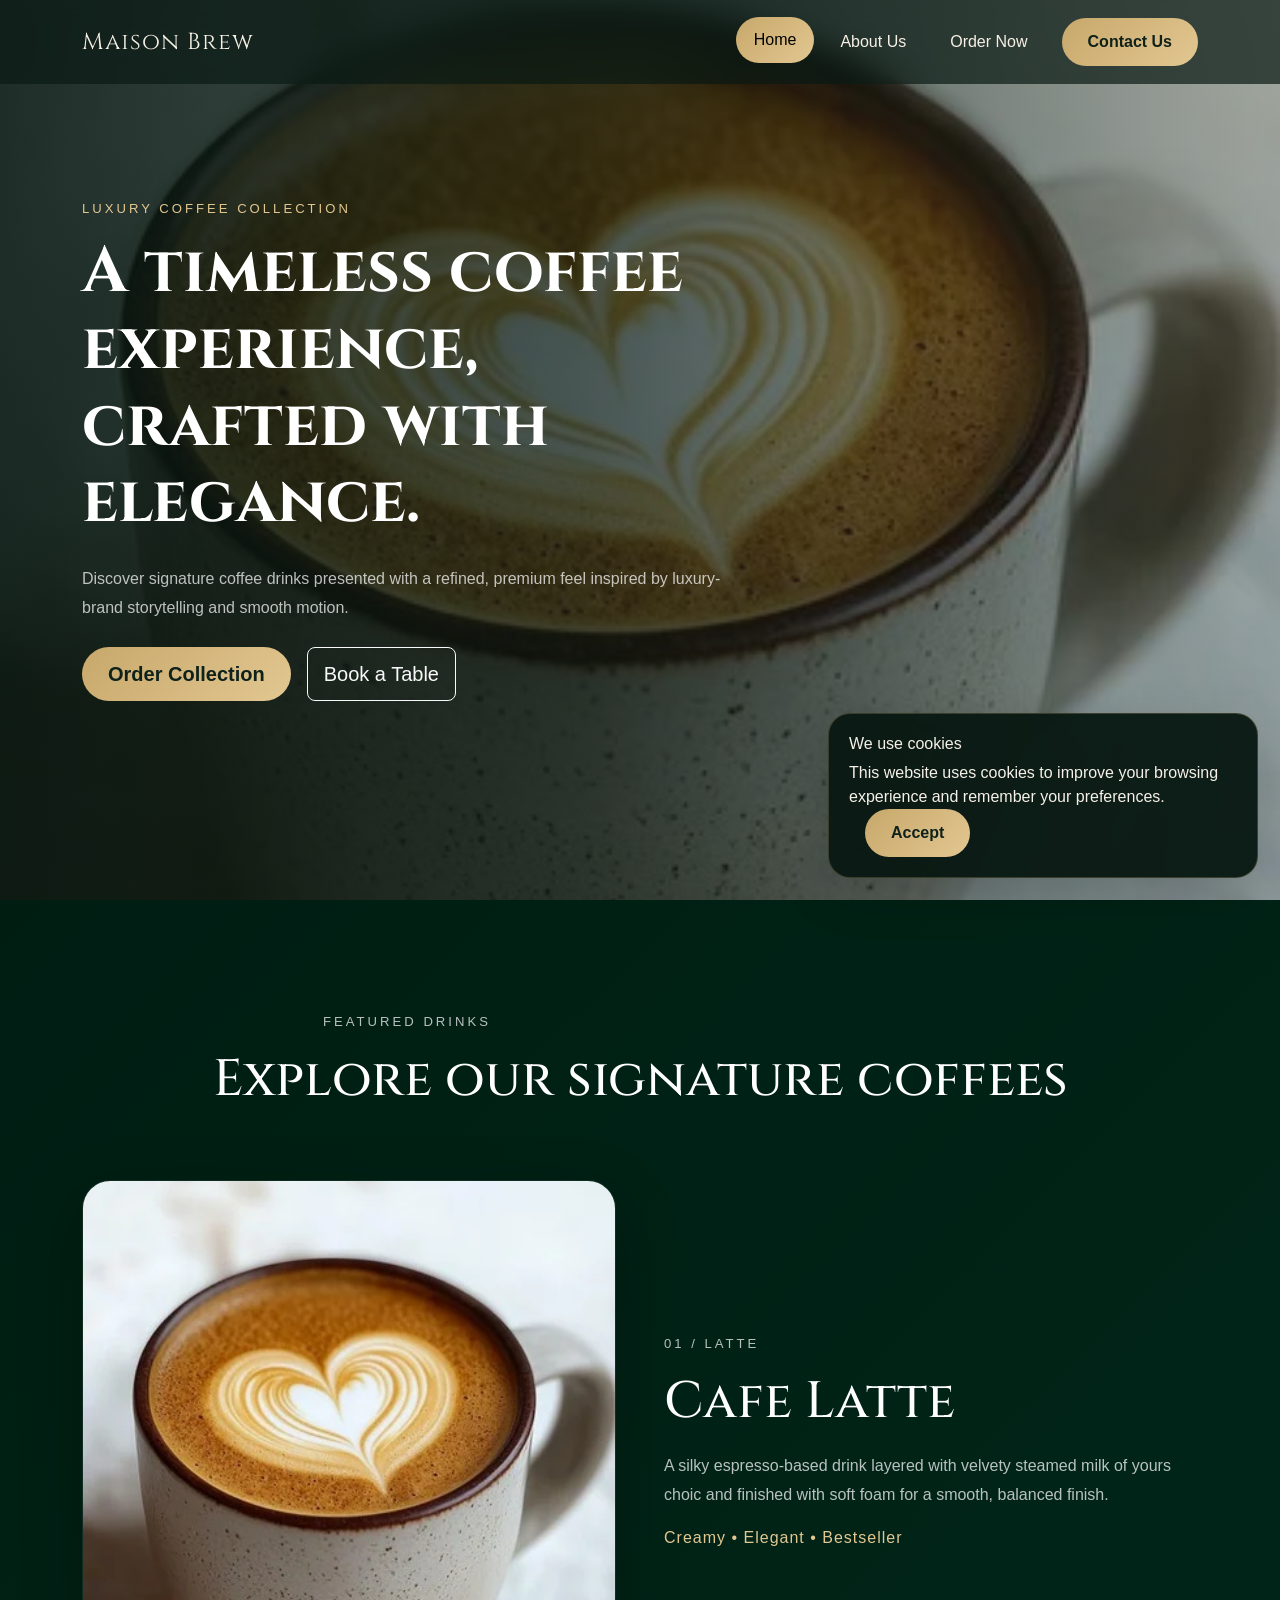
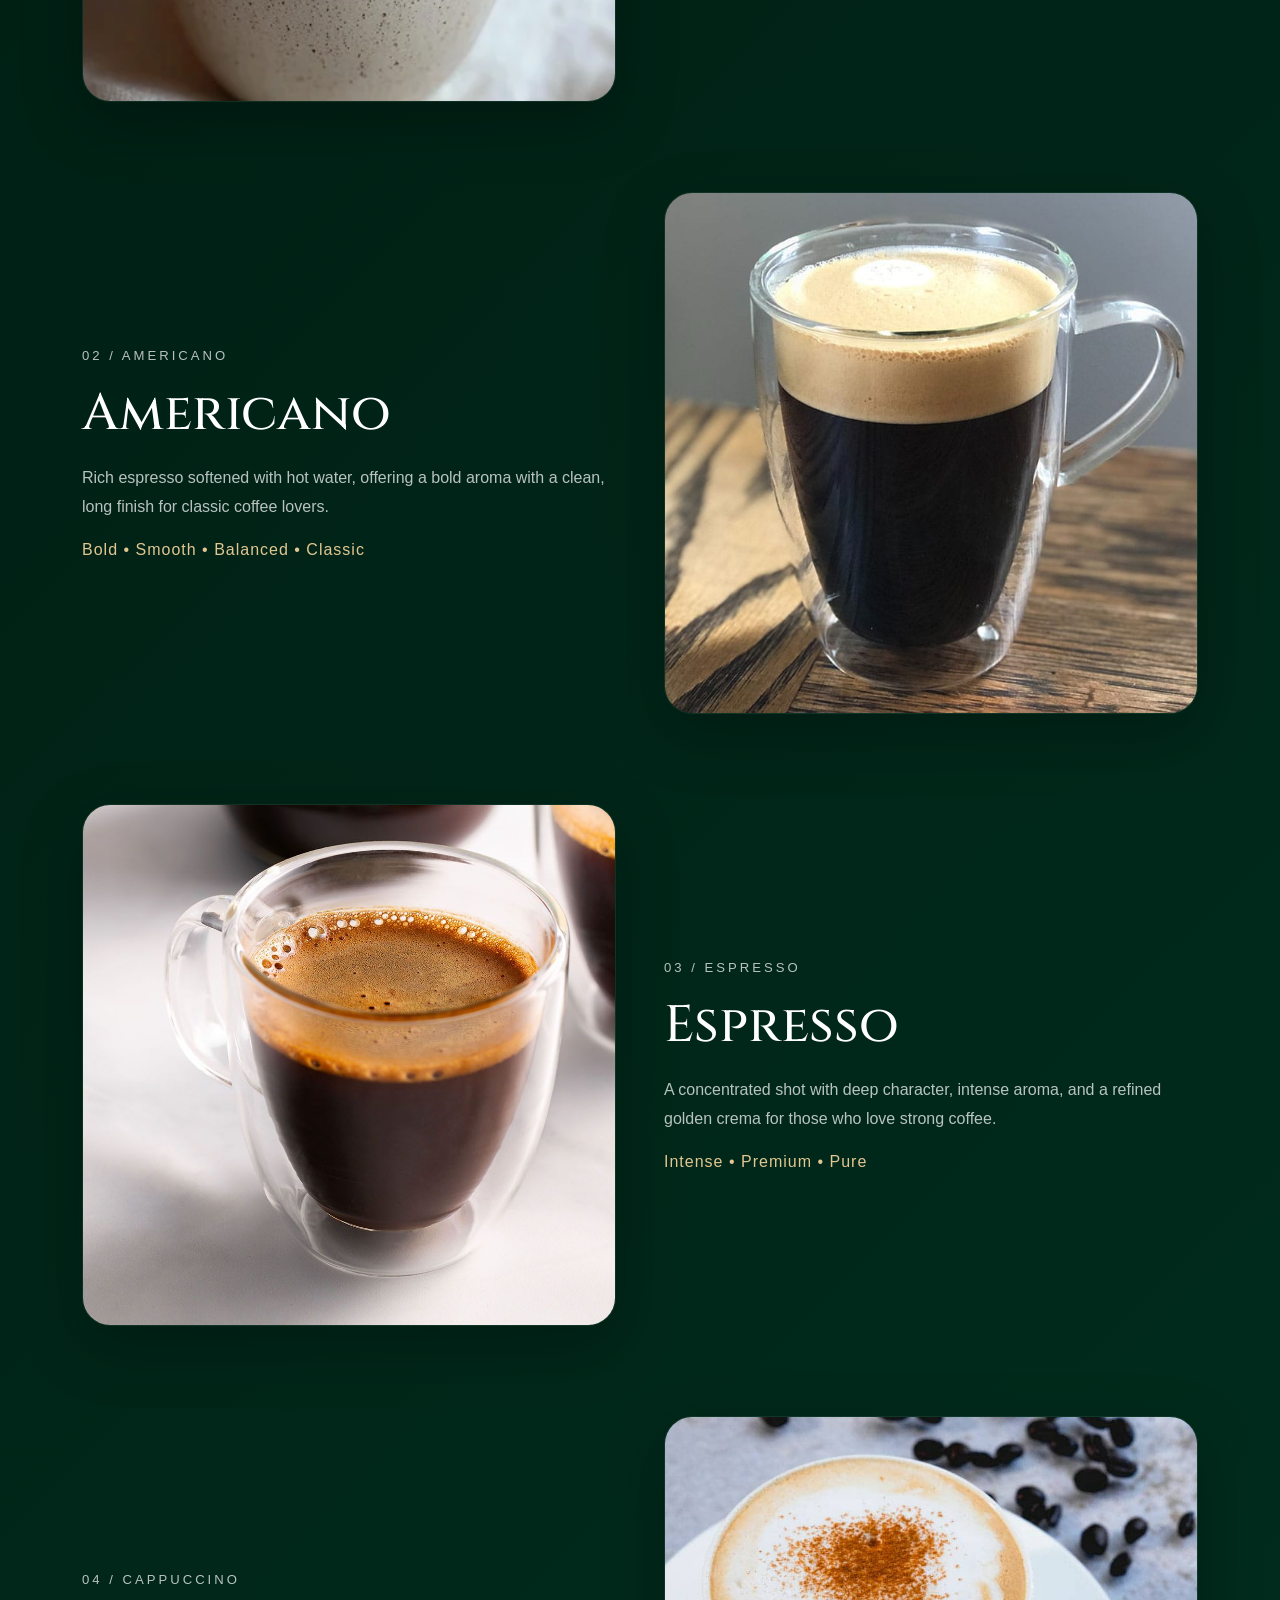
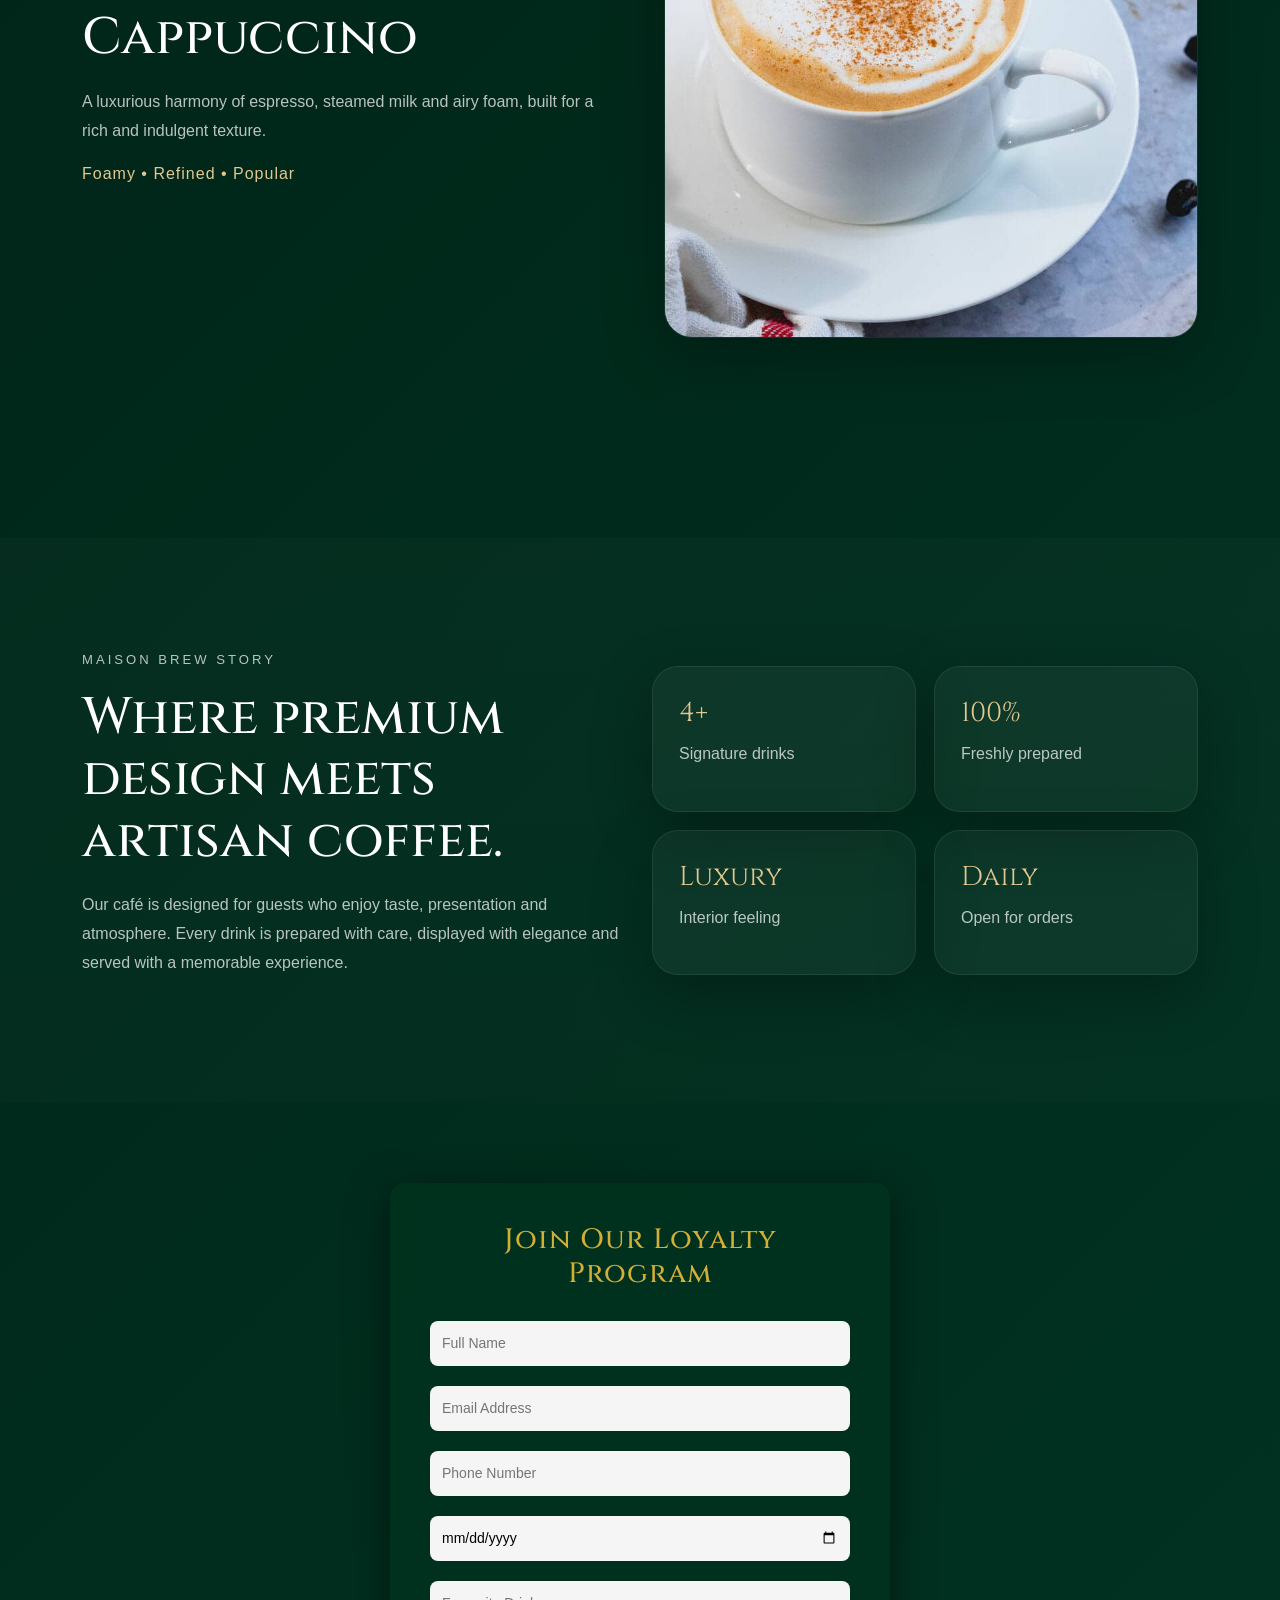
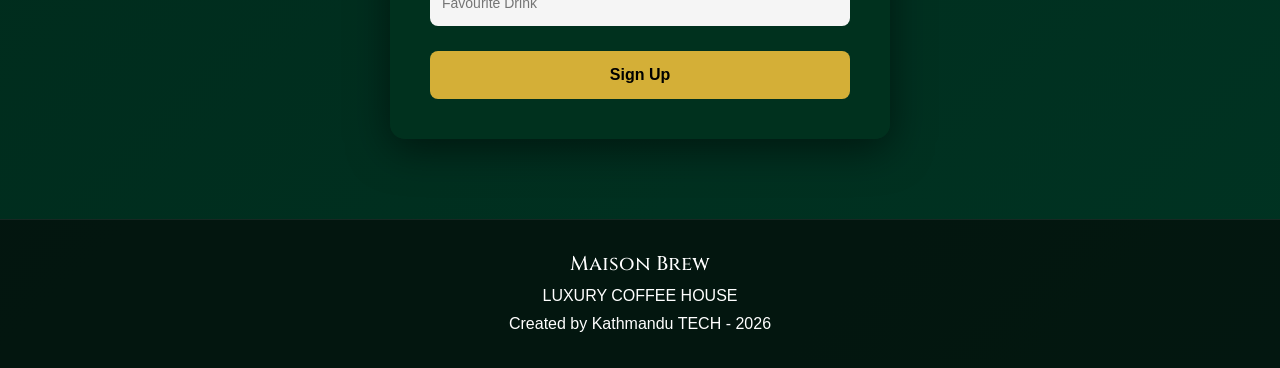
<file: index.html>
<!DOCTYPE html>
<html lang="en">
<head>
  <meta charset="UTF-8" />
  <meta name="viewport" content="width=device-width, initial-scale=1.0" />
  <title>Maison Brew | Luxury Coffee House</title>
  <link rel="preconnect" href="https://fonts.googleapis.com">
  <link rel="preconnect" href="https://fonts.gstatic.com" crossorigin>
  <link href="https://fonts.googleapis.com/css2?family=Cinzel:wght@400;500;600;700&family=Inter:wght@300;400;500;600;700&display=swap" rel="stylesheet">
  <link href="https://cdn.jsdelivr.net/npm/bootstrap@5.3.3/dist/css/bootstrap.min.css" rel="stylesheet">
  <link rel="stylesheet" href="style.css" />
</head>
<body>
  <div id="loader">
    <div class="loader-logo">MB</div>
  </div>
  <div id="cookieBanner" class="cookie-banner shadow-lg d-none">
    <div>
      <h6>We use cookies</h6>
      <p class="mb-0">This website uses cookies to improve your browsing experience and remember your preferences.</p>
    </div>
    <button class="btn btn-gold ms-lg-3 mt-3 mt-lg-0" id="acceptCookies">Accept</button>
  </div>
  <nav class="navbar navbar-expand-lg luxury-navbar fixed-top">
    <div class="container">
      <a class="navbar-brand logo-mark" href="index.html" onclick="window.location.href='index.html'">Maison Brew</a>
      <button class="navbar-toggler border-0 shadow-none" type="button" data-bs-toggle="collapse" data-bs-target="#mainNav">
        <span class="navbar-toggler-icon"></span>
      </button>
      <div class="collapse navbar-collapse" id="mainNav">
        <ul class="navbar-nav ms-auto align-items-lg-center gap-lg-2">
          <li class="nav-item"><a class="nav-link nav-pill active" href="index.html">Home</a></li>
          <li class="nav-item"><a class="nav-link nav-pill" href="about.html" target="_blank">About Us</a></li>
          <li class="nav-item"><a class="nav-link nav-pill" href="order.html" target="_blank">Order Now</a></li>
          <li class="nav-item"><button class="btn btn-gold nav-contact-btn" data-bs-toggle="modal" data-bs-target="#contactModal">Contact Us</button></li>
        </ul>
      </div>
    </div>
  </nav>
  <header class="hero-section d-flex align-items-center">
    <div class="hero-overlay"></div>
    <div class="container position-relative">
      <div class="row align-items-center min-vh-100">
        <div class="col-lg-7 reveal-up">
          <p class="luxury-kicker">Luxury Coffee Collection</p>
          <h1 class="display-3 fw-bold luxury-title mb-4">A timeless coffee experience, crafted with elegance.</h1>
          <p class="hero-text luxury-text mb-4">Discover signature coffee drinks presented with a refined, premium feel inspired by luxury-brand storytelling and smooth motion.</p>
          <div class="d-flex flex-wrap gap-3">
            <a href="order.html" target="_blank" class="btn btn-gold btn-lg">Order Collection</a>
            <button class="btn btn-outline-light btn-lg" data-bs-toggle="modal" data-bs-target="#contactModal">Book a Table</button>
          </div>
        </div>
      </div>
    </div>
  </header>

  <section class="showcase-section section-space">
    <div class="container">
      <div class="section-heading text-center reveal-up">
        <p class="luxury-kicker">Featured Drinks</p>
        <h2>Explore our signature coffees</h2>
      </div>

      <div class="drink-card row align-items-center g-5 reveal-up">
        <div class="col-lg-6">
          <div class="image-frame floating-card">
            <img src="latte.jpg" alt="Latte" class="img-fluid rounded-4">
          </div>
        </div>
        <div class="col-lg-6">
          <p class="luxury-kicker">01 / Latte</p>
          <h3>Cafe Latte</h3>
          <p>A silky espresso-based drink layered with velvety steamed milk of yours choic and finished with soft foam for a smooth, balanced finish.</p>
          <div class="drink-meta">Creamy • Elegant • Bestseller</div>
        </div>
      </div>

      <div class="drink-card row align-items-center g-5 flex-lg-row-reverse reveal-up">
        <div class="col-lg-6">
          <div class="image-frame floating-card">
            <img src="americano.jpg" alt="Americano" class="img-fluid rounded-4">
          </div>
        </div>
        <div class="col-lg-6">
          <p class="luxury-kicker">02 / Americano</p>
          <h3>Americano</h3>
          <p>Rich espresso softened with hot water, offering a bold aroma with a clean, long finish for classic coffee lovers.</p>
          <div class="drink-meta">Bold • Smooth • Balanced • Classic</div>
        </div>
      </div>

      <div class="drink-card row align-items-center g-5 reveal-up">
        <div class="col-lg-6">
          <div class="image-frame floating-card">
            <img src="espresso.jpg" alt="Espresso" class="img-fluid rounded-4">
          </div>
        </div>
        <div class="col-lg-6">
          <p class="luxury-kicker">03 / Espresso</p>
          <h3>Espresso</h3>
          <p>A concentrated shot with deep character, intense aroma, and a refined golden crema for those who love strong coffee.</p>
          <div class="drink-meta">Intense • Premium • Pure</div>
        </div>
      </div>

      <div class="drink-card row align-items-center g-5 flex-lg-row-reverse reveal-up">
        <div class="col-lg-6">
          <div class="image-frame floating-card">
            <img src="cappuccino.jpg" alt="Cappuccino" class="img-fluid rounded-4">
          </div>
        </div>
        <div class="col-lg-6">
          <p class="luxury-kicker">04 / Cappuccino</p>
          <h3>Cappuccino</h3>
          <p>A luxurious harmony of espresso, steamed milk and airy foam, built for a rich and indulgent texture.</p>
          <div class="drink-meta">Foamy • Refined • Popular</div>
        </div>
      </div>
    </div>
  </section>

  <section class="experience-section section-space reveal-up">
    <div class="container">
      <div class="row g-4 align-items-center">
        <div class="col-lg-6">
          <p class="luxury-kicker">Maison Brew Story</p>
          <h2>Where premium design meets artisan coffee.</h2>
          <p>Our café is designed for guests who enjoy taste, presentation and atmosphere. Every drink is prepared with care, displayed with elegance and served with a memorable experience.</p>
        </div>
        <div class="col-lg-6">
          <div class="stat-grid">
            <div class="stat-box"><span>4+</span><p>Signature drinks</p></div>
            <div class="stat-box"><span>100%</span><p>Freshly prepared</p></div>
            <div class="stat-box"><span>Luxury</span><p>Interior feeling</p></div>
            <div class="stat-box"><span>Daily</span><p>Open for orders</p></div>
          </div>
        </div>
      </div>
    </div>
  </section>

  <div class="loyalty-box">
  <h2>Join Our Loyalty Program</h2>
  <form id="loyaltyForm">
    <input type="text" id="loyaltyName" placeholder="Full Name" required>
    <input type="email" id="loyaltyEmail" placeholder="Email Address" required>
    <input type="tel" id="loyaltyPhone" placeholder="Phone Number" required>
    <input type="date" id="loyaltyBirthday" required>
    <input type="text" id="loyaltyDrink" placeholder="Favourite Drink">
    <button type="submit">Sign Up</button>
  </form>
</div>

  <footer class="footer-section text-center">
    <div class="container">
      <h5>Maison Brew</h5>
      <p class="mb-1">LUXURY COFFEE HOUSE</p>
      <p class="mb-0">Created by Kathmandu TECH - 2026</p>
    </div>
  </footer>

  <div class="modal fade" id="contactModal" tabindex="-1" aria-hidden="true">
    <div class="modal-dialog modal-dialog-centered">
      <div class="modal-content contact-modal">
        <div class="modal-header border-0">
          <h5 class="modal-title">Contact Us</h5>
          <button type="button" class="btn-close btn-close-white" data-bs-dismiss="modal"></button>
        </div>
        <div class="modal-body">
          <form id="contactForm">
            <div class="mb-3">
              <label class="form-label">Customer Name</label>
              <input type="text" class="form-control" id="customerName" required>
            </div>
            <div class="mb-3">
              <label class="form-label">Email</label>
              <input type="email" class="form-control" id="customerEmail" required>
            </div>
            <div class="mb-3">
              <label class="form-label">Phone Number</label>
              <input type="tel" class="form-control" id="customerPhone" required>
            </div>
            <div class="mb-3">
              <label class="form-label">Question / Request</label>
              <textarea class="form-control" id="customerMessage" rows="4" required></textarea>
            </div>
            <button type="submit" class="btn btn-gold w-100">Save Request</button>
          </form>
          <div id="formAlert" class="alert alert-success mt-3 d-none">Your request has been saved in the browser successfully.</div>
        </div>
      </div>
    </div>
  </div>

  <script src="https://cdn.jsdelivr.net/npm/bootstrap@5.3.3/dist/js/bootstrap.bundle.min.js"></script>
  <script src="script.js"></script>
</body>
</html>
</file>
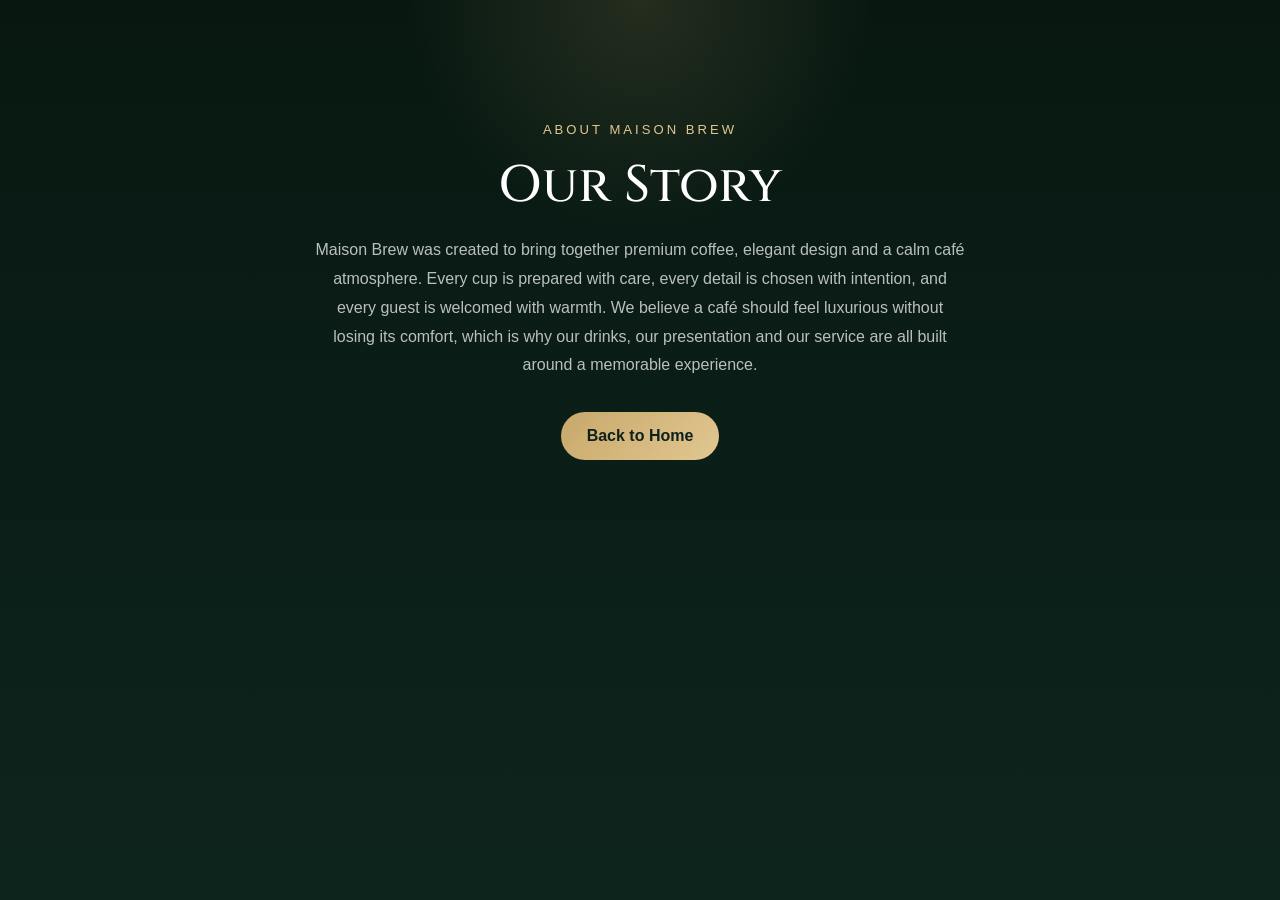
<file: ABOUT.html>
<!DOCTYPE html>
<html lang="en">
<head>
  <meta charset="UTF-8" />
  <meta name="viewport" content="width=device-width, initial-scale=1.0" />
  <title>About Us | Maison Brew</title>
  <link rel="preconnect" href="https://fonts.googleapis.com">
  <link rel="preconnect" href="https://fonts.gstatic.com" crossorigin>
  <link href="https://fonts.googleapis.com/css2?family=Cinzel:wght@400;500;600;700&family=Inter:wght@300;400;500;600;700&display=swap" rel="stylesheet">
  <link href="https://cdn.jsdelivr.net/npm/bootstrap@5.3.3/dist/css/bootstrap.min.css" rel="stylesheet">
  <link rel="stylesheet" href="style.css" />
</head>
<body class="inner-page-body">
  <section class="inner-hero d-flex align-items-center justify-content-center text-center">
    <div class="container reveal-up show">
      <p class="luxury-kicker">About Maison Brew</p>
      <h1>Our Story</h1>
      <p class="mx-auto inner-text">Maison Brew was created to bring together premium coffee, elegant design and a calm café atmosphere. Every cup is prepared with care, every detail is chosen with intention, and every guest is welcomed with warmth. We believe a café should feel luxurious without losing its comfort, which is why our drinks, our presentation and our service are all built around a memorable experience.</p>
      <a href="index.html" class="btn btn-gold mt-3">Back to Home</a>
    </div>
  </section>
  <script src="script.js"></script>
</body>
</html>
</file>
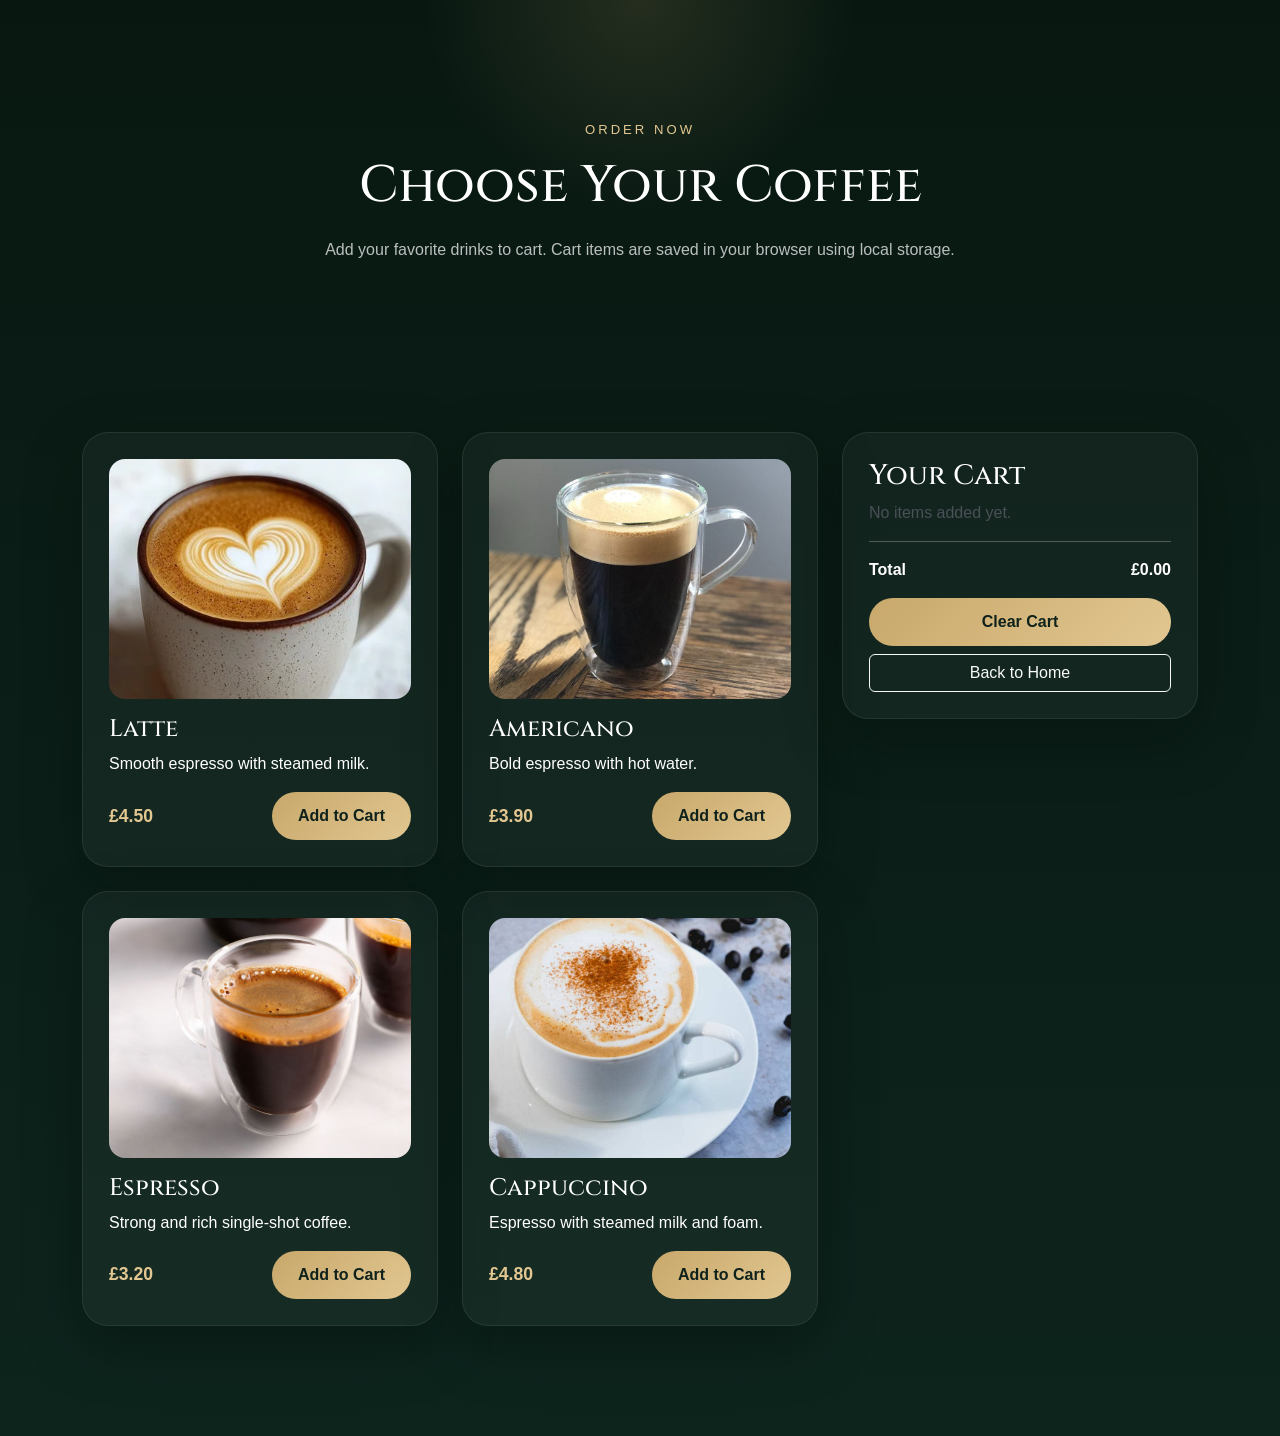
<file: order.html>
<!DOCTYPE html>
<html lang="en">
<head>
  <meta charset="UTF-8" />
  <meta name="viewport" content="width=device-width, initial-scale=1.0" />
  <title>Order Now | Maison Brew</title>
  <link rel="preconnect" href="https://fonts.googleapis.com">
  <link rel="preconnect" href="https://fonts.gstatic.com" crossorigin>
  <link href="https://fonts.googleapis.com/css2?family=Cinzel:wght@400;500;600;700&family=Inter:wght@300;400;500;600;700&display=swap" rel="stylesheet">
  <link href="https://cdn.jsdelivr.net/npm/bootstrap@5.3.3/dist/css/bootstrap.min.css" rel="stylesheet">
  <link rel="stylesheet" href="style.css" />
</head>
<body class="order-page-body">
  <section class="order-hero text-center">
    <div class="container reveal-up show">
      <p class="luxury-kicker">Order Now</p>
      <h1>Choose Your Coffee</h1>
      <p class="inner-text mx-auto">Add your favorite drinks to cart. Cart items are saved in your browser using local storage.</p>
    </div>
  </section>
  <section class="section-space pt-0">
    <div class="container">
      <div class="row g-4">
        <div class="col-lg-8">
          <div class="row g-4">
            <div class="col-md-6 reveal-up">
              <div class="product-card h-100">
                <img src="latte.jpg" alt="Latte" class="img-fluid rounded-4 mb-3">
                <h4>Latte</h4>
                <p>Smooth espresso with steamed milk.</p>
                <div class="d-flex justify-content-between align-items-center">
                  <span class="price">£4.50</span>
                  <button class="btn btn-gold add-to-cart" data-name="Latte" data-price="4.50">Add to Cart</button>
                </div>
              </div>
            </div>
            <div class="col-md-6 reveal-up">
              <div class="product-card h-100">
                <img src="americano.jpg" alt="Americano" class="img-fluid rounded-4 mb-3">
                <h4>Americano</h4>
                <p>Bold espresso with hot water.</p>
                <div class="d-flex justify-content-between align-items-center">
                  <span class="price">£3.90</span>
                  <button class="btn btn-gold add-to-cart" data-name="Americano" data-price="3.90">Add to Cart</button>
                </div>
              </div>
            </div>
            <div class="col-md-6 reveal-up">
              <div class="product-card h-100">
                <img src="espresso.jpg" alt="Espresso" class="img-fluid rounded-4 mb-3">
                <h4>Espresso</h4>
                <p>Strong and rich single-shot coffee.</p>
                <div class="d-flex justify-content-between align-items-center">
                  <span class="price">£3.20</span>
                  <button class="btn btn-gold add-to-cart" data-name="Espresso" data-price="3.20">Add to Cart</button>
                </div>
              </div>
            </div>

            <div class="col-md-6 reveal-up">
              <div class="product-card h-100">
                <img src="cappuccino.jpg" alt="Cappuccino" class="img-fluid rounded-4 mb-3">
                <h4>Cappuccino</h4>
                <p>Espresso with steamed milk and foam.</p>
                <div class="d-flex justify-content-between align-items-center">
                  <span class="price">£4.80</span>
                  <button class="btn btn-gold add-to-cart" data-name="Cappuccino" data-price="4.80">Add to Cart</button>
                </div>
              </div>
            </div>
          </div>
        </div>

        <div class="col-lg-4 reveal-up">
          <div class="cart-box sticky-top">
            <h3>Your Cart</h3>
            <div id="cartItems">
              <p class="text-light-emphasis">No items added yet.</p>
            </div>
            <hr>
            <div class="d-flex justify-content-between align-items-center mb-3">
              <strong>Total</strong>
              <strong id="cartTotal">£0.00</strong>
            </div>
            <button class="btn btn-gold w-100 mb-2" id="clearCart">Clear Cart</button>
            <a href="index.html" class="btn btn-outline-light w-100">Back to Home</a>
          </div>
        </div>
      </div>
    </div>
  </section>

  <script src="script.js"></script>
</body>
</html>
</file>
<file: style.css>
:root {
  --forest: #0f2c24;
  --forest-soft: #16392f;
  --gold: #c8a86b;
  --gold-soft: #e2c791;
  --cream: #f7f0e4;
  --text: #f5f1e8;
  --muted: rgba(255,255,255,0.72);
  --shadow: 0 20px 60px rgba(0, 0, 0, 0.28);
}
* {
  margin: 0;
  padding: 0;
  box-sizing: border-box;
  scroll-behavior: smooth;
}
body {
  font-family: 'Inter', sans-serif;
  background: linear-gradient(180deg, #081811 0%, #0d241d 40%, #102d24 100%);
  color: var(--text);
  overflow-x: hidden;
}
h1, h2, h3, h4, h5, .logo-mark {
  font-family: 'Cinzel', serif;
}
#loader {
  position: fixed;
  inset: 0;
  background: #081811;
  display: flex;
  align-items: center;
  justify-content: center;
  z-index: 9999;
  transition: opacity 0.6s ease, visibility 0.6s ease;
}
#loader.hide {
  opacity: 0;
  visibility: hidden;
}
.loader-logo {
  width: 90px;
  height: 90px;
  border: 1px solid rgba(200,168,107,0.5);
  border-radius: 50%;
  display: flex;
  align-items: center;
  justify-content: center;
  color: var(--gold);
  font-family: 'Cinzel', serif;
  font-size: 1.8rem;
  letter-spacing: 2px;
  animation: pulse 1.6s infinite ease-in-out;
}

@keyframes pulse {
  0%, 100% { transform: scale(1); opacity: 0.8; }
  50% { transform: scale(1.08); opacity: 1; }
}

.luxury-navbar {
  background: rgba(10, 27, 21, 0.7);
  backdrop-filter: blur(12px);
  padding: 18px 0;
  transition: all 0.4s ease;
}
.luxury-navbar.scrolled {
  background: rgba(7, 20, 15, 0.92);
  box-shadow: 0 10px 35px rgba(0,0,0,0.25);
  padding: 12px 0;
}
.logo-mark {
  color: var(--cream);
  font-size: 1.45rem;
  letter-spacing: 1px;
  text-decoration: none;
}

.logo-mark:hover { color: var(--gold-soft); }

.nav-pill {
  color: var(--cream);
  padding: 11px 18px !important;
  border-radius: 999px;
  position: relative;
  transition: all 0.35s ease;
}

.nav-pill:hover,
.nav-pill.active {
  color: var(--forest);
  background: linear-gradient(135deg, var(--gold), var(--gold-soft));
  transform: translateY(-2px);
}
.navbar a.loyalty-btn {
    background: transparent;
    border: 1px solid #d4af37;
    padding: 6px 12px;
    border-radius: 20px;
    transition: 0.3s;
}

.navbar a.loyalty-btn:hover {
    background: #d4af37;
    color: #000;
}

.btn-gold {
  background: linear-gradient(135deg, var(--gold), var(--gold-soft));
  color: #0f211b;
  border: none;
  font-weight: 700;
  padding: 12px 26px;
  border-radius: 999px;
  transition: all 0.35s ease;
}

.btn-gold:hover {
  transform: translateY(-3px);
  box-shadow: 0 12px 30px rgba(200,168,107,0.25);
  color: #0f211b;
}

.nav-contact-btn {
  margin-left: 8px;
}

.hero-section {
  min-height: 100vh;
  position: relative;
  background:
    linear-gradient(90deg, rgba(8, 24, 17, 0.90) 0%, rgba(8, 24, 17, 0.72) 45%, rgba(8, 24, 17, 0.35) 100%),
    url('latte.jpg') center/cover no-repeat;
}

.hero-overlay {
  position: absolute;
  inset: 0;
  background: radial-gradient(circle at top right, rgba(200,168,107,0.16), transparent 35%);
}

.luxury-kicker {
  color: var(--gold-soft);
  text-transform: uppercase;
  letter-spacing: 3px;
  font-size: 0.82rem;
  margin-bottom: 15px;
}

.luxury-title {
  max-width: 820px;
}

.hero-text, .section-heading p, .inner-text {
  color: var(--muted);
  max-width: 650px;
  line-height: 1.8;
}

.section-space {
  padding: 110px 0;
}

.section-heading {
  margin-bottom: 70px;
}

.drink-card {
  margin-bottom: 90px;
}

.image-frame {
  position: relative;
  border-radius: 28px;
  overflow: hidden;
  box-shadow: var(--shadow);
  border: 1px solid rgba(255,255,255,0.06);
}

.image-frame img {
  width: 100%;
  height: 520px;
  object-fit: cover;
  transition: transform 0.8s ease;
}

.image-frame:hover img {
  transform: scale(1.06);
}

.image-label {
  position: absolute;
  bottom: 20px;
  left: 20px;
  background: rgba(8, 24, 17, 0.82);
  border: 1px solid rgba(200,168,107,0.4);
  color: var(--cream);
  padding: 8px 14px;
  border-radius: 999px;
  font-size: 0.9rem;
}

.drink-card h3,
.section-heading h2,
.experience-section h2,
.inner-hero h1,
.order-hero h1 {
  font-size: clamp(2rem, 4vw, 3.2rem);
  margin-bottom: 20px;
}

.drink-card p,
.experience-section p {
  color: var(--muted);
  line-height: 1.8;
}

.drink-meta {
  color: var(--gold-soft);
  letter-spacing: 1px;
  margin-top: 14px;
}

.experience-section {
  background: linear-gradient(180deg, rgba(255,255,255,0.02), rgba(255,255,255,0.01));
}

.stat-grid {
  display: grid;
  grid-template-columns: repeat(2, 1fr);
  gap: 18px;
}

.stat-box,
.product-card,
.cart-box {
  background: rgba(255,255,255,0.04);
  border: 1px solid rgba(255,255,255,0.08);
  border-radius: 26px;
  padding: 26px;
  box-shadow: var(--shadow);
}

.stat-box span {
  display: block;
  font-size: 1.7rem;
  color: var(--gold-soft);
  font-family: 'Cinzel', serif;
  margin-bottom: 6px;
}

.footer-section {
  border-top: 1px solid rgba(255,255,255,0.08);
  padding: 32px 0;
  background: rgba(5, 14, 10, 0.75);
}

.contact-modal {
  background: linear-gradient(180deg, #102c24 0%, #0b1f19 100%);
  color: var(--text);
  border: 1px solid rgba(255,255,255,0.08);
  border-radius: 24px;
}

.form-control {
  background: rgba(255,255,255,0.06);
  border: 1px solid rgba(255,255,255,0.10);
  color: white;
  border-radius: 14px;
  padding: 12px 14px;
}

.form-control:focus {
  box-shadow: 0 0 0 0.25rem rgba(200,168,107,0.15);
  border-color: rgba(200,168,107,0.7);
  background: rgba(255,255,255,0.08);
  color: white;
}

.form-control::placeholder {
  color: rgba(255,255,255,0.5);
}

.cookie-banner {
  position: fixed;
  right: 22px;
  bottom: 22px;
  max-width: 430px;
  z-index: 10000;
  background: rgba(9, 24, 18, 0.96);
  border: 1px solid rgba(200,168,107,0.25);
  color: var(--text);
  padding: 20px;
  border-radius: 22px;
}

.inner-page-body,
.order-page-body {
  min-height: 100vh;
  background: linear-gradient(180deg, #081811 0%, #0d241d 100%);
}

.inner-hero,
.order-hero {
  min-height: 48vh;
  padding: 120px 0 70px;
  background: radial-gradient(circle at top, rgba(200,168,107,0.15), transparent 28%);
}

.product-card img {
  width: 100%;
  height: 240px;
  object-fit: cover;
}

.product-card h4 {
  margin-bottom: 8px;
}

.price {
  color: var(--gold-soft);
  font-weight: 700;
  font-size: 1.1rem;
}

.cart-box {
  top: 120px;
}

.cart-item {
  display: flex;
  justify-content: space-between;
  gap: 15px;
  padding: 12px 0;
  border-bottom: 1px solid rgba(255,255,255,0.08);
}

.cart-item:last-child {
  border-bottom: none;
}

.reveal-up {
  opacity: 0;
  transform: translateY(40px);
  transition: opacity 0.9s ease, transform 0.9s ease;
}

.reveal-up.show {
  opacity: 1;
  transform: translateY(0);
}

.floating-card {
  animation: floaty 5.5s ease-in-out infinite;
}

@keyframes floaty {
  0%, 100% { transform: translateY(0px); }
  50% { transform: translateY(-10px); }
}

@media (max-width: 991px) {
  .nav-contact-btn {
    margin-left: 0;
    margin-top: 10px;
    width: 100%;
  }

  .stat-grid {
    grid-template-columns: 1fr;
  }

  .image-frame img {
    height: 380px;
  }
}

@media (max-width: 576px) {
  .section-space {
    padding: 80px 0;
  }

  .cookie-banner {
    left: 16px;
    right: 16px;
    bottom: 16px;
    max-width: none;
  }

  .product-card,
  .cart-box,
  .stat-box {
    padding: 20px;
  }
}

.loyalty-box {
    max-width: 500px;
    margin: 80px auto;
    padding: 40px;
    background: rgba(0, 50, 30, 0.9); /* deep green */
    border-radius: 15px;
    box-shadow: 0 10px 40px rgba(0,0,0,0.5);
    text-align: center;
    backdrop-filter: blur(10px);
    animation: fadeInUp 1s ease;
}

.loyalty-box h2 {
    color: #d4af37; /* gold */
    margin-bottom: 20px;
    font-size: 28px;
    letter-spacing: 1px;
}

.loyalty-box input {
    width: 100%;
    padding: 12px;
    margin: 10px 0;
    border: none;
    border-radius: 8px;
    outline: none;
    font-size: 14px;
    background: #f5f5f5;
    transition: 0.4s;
}

.loyalty-box input:focus {
    background: #ffffff;
    box-shadow: 0 0 10px rgba(212, 175, 55, 0.6);
}

.loyalty-box button {
    width: 100%;
    padding: 12px;
    margin-top: 15px;
    border: none;
    border-radius: 8px;
    background: #d4af37; /* gold */
    color: #000;
    font-weight: bold;
    font-size: 16px;
    cursor: pointer;
    transition: 0.4s;
}

.loyalty-box button:hover {
    background: #b8962e;
    transform: translateY(-2px);
    box-shadow: 0 5px 15px rgba(0,0,0,0.4);
}

@keyframes fadeInUp {
    from {
        opacity: 0;
        transform: translateY(30px);
    }
    to {
        opacity: 1;
        transform: translateY(0);
    }
}

body {
    background: linear-gradient(135deg, #001a10, #003322);
    color: white;
    font-family: 'Poppins', sans-serif;
}
</file>
